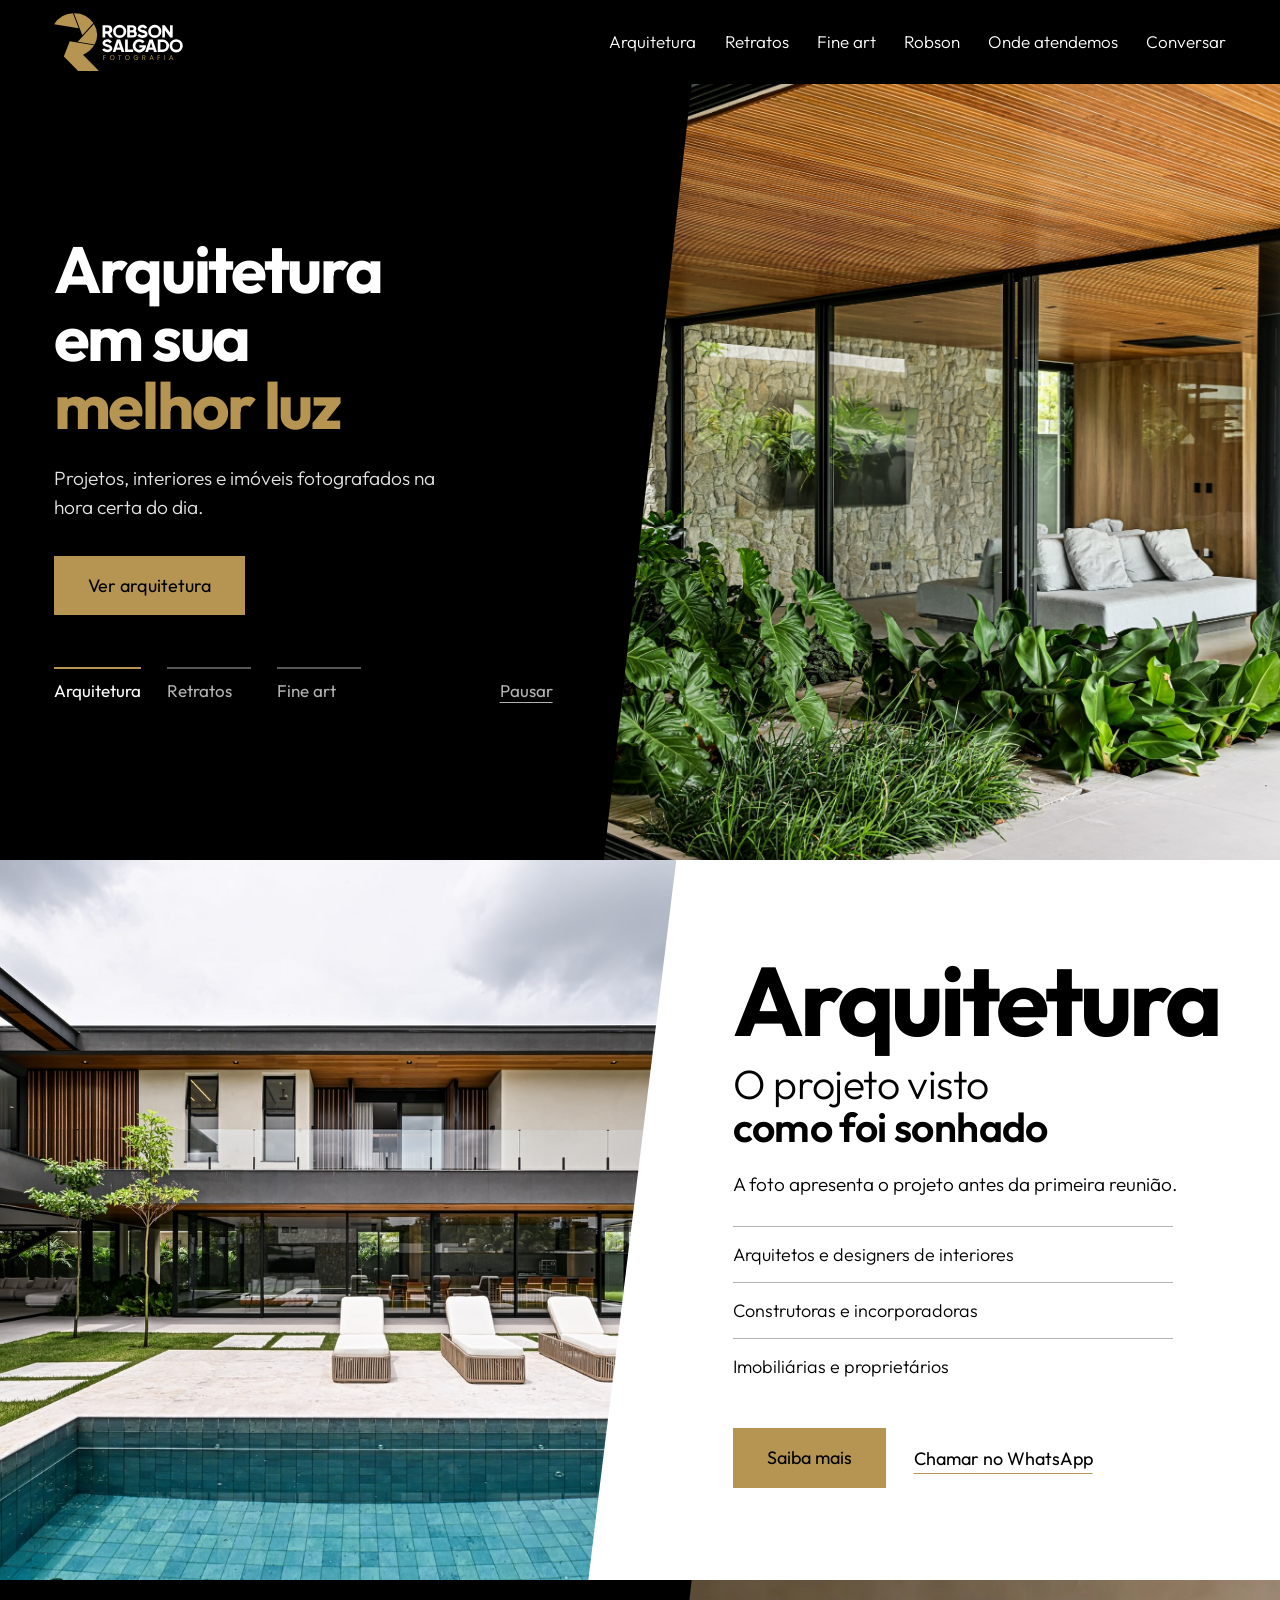
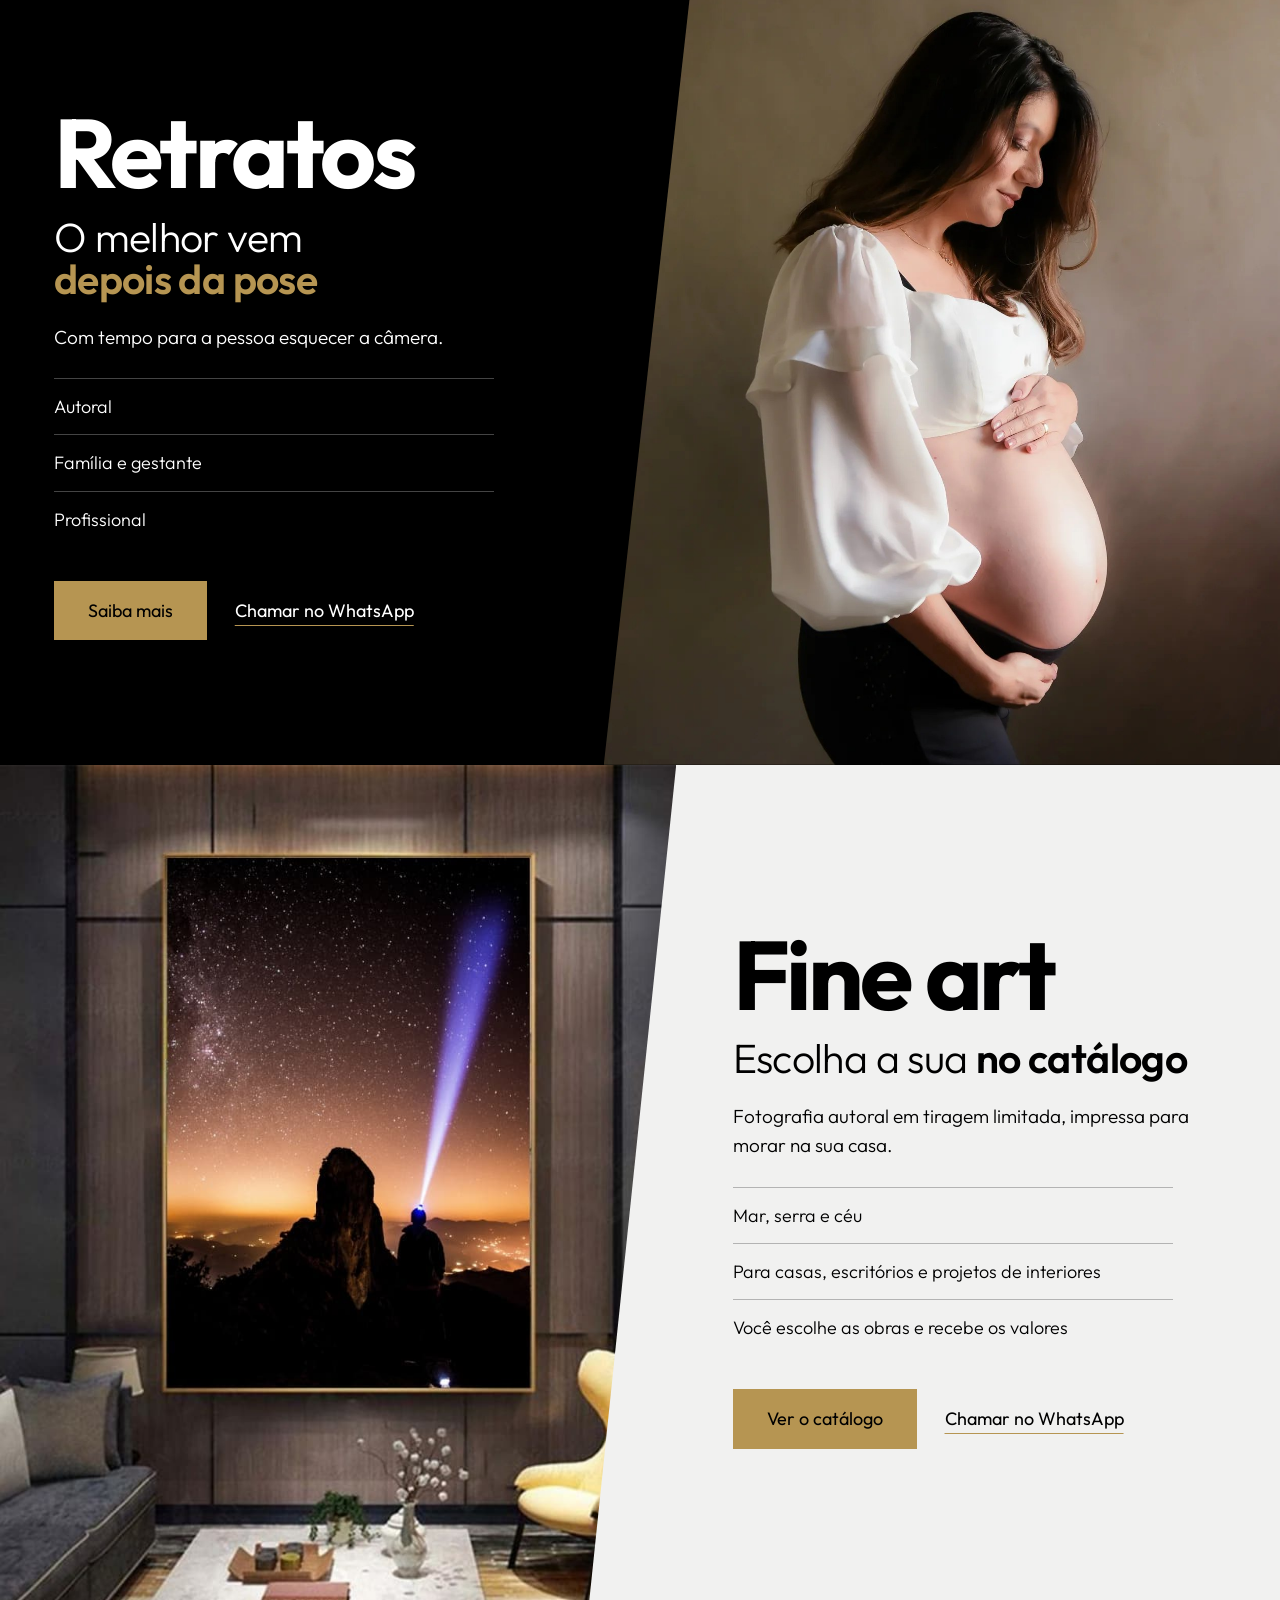
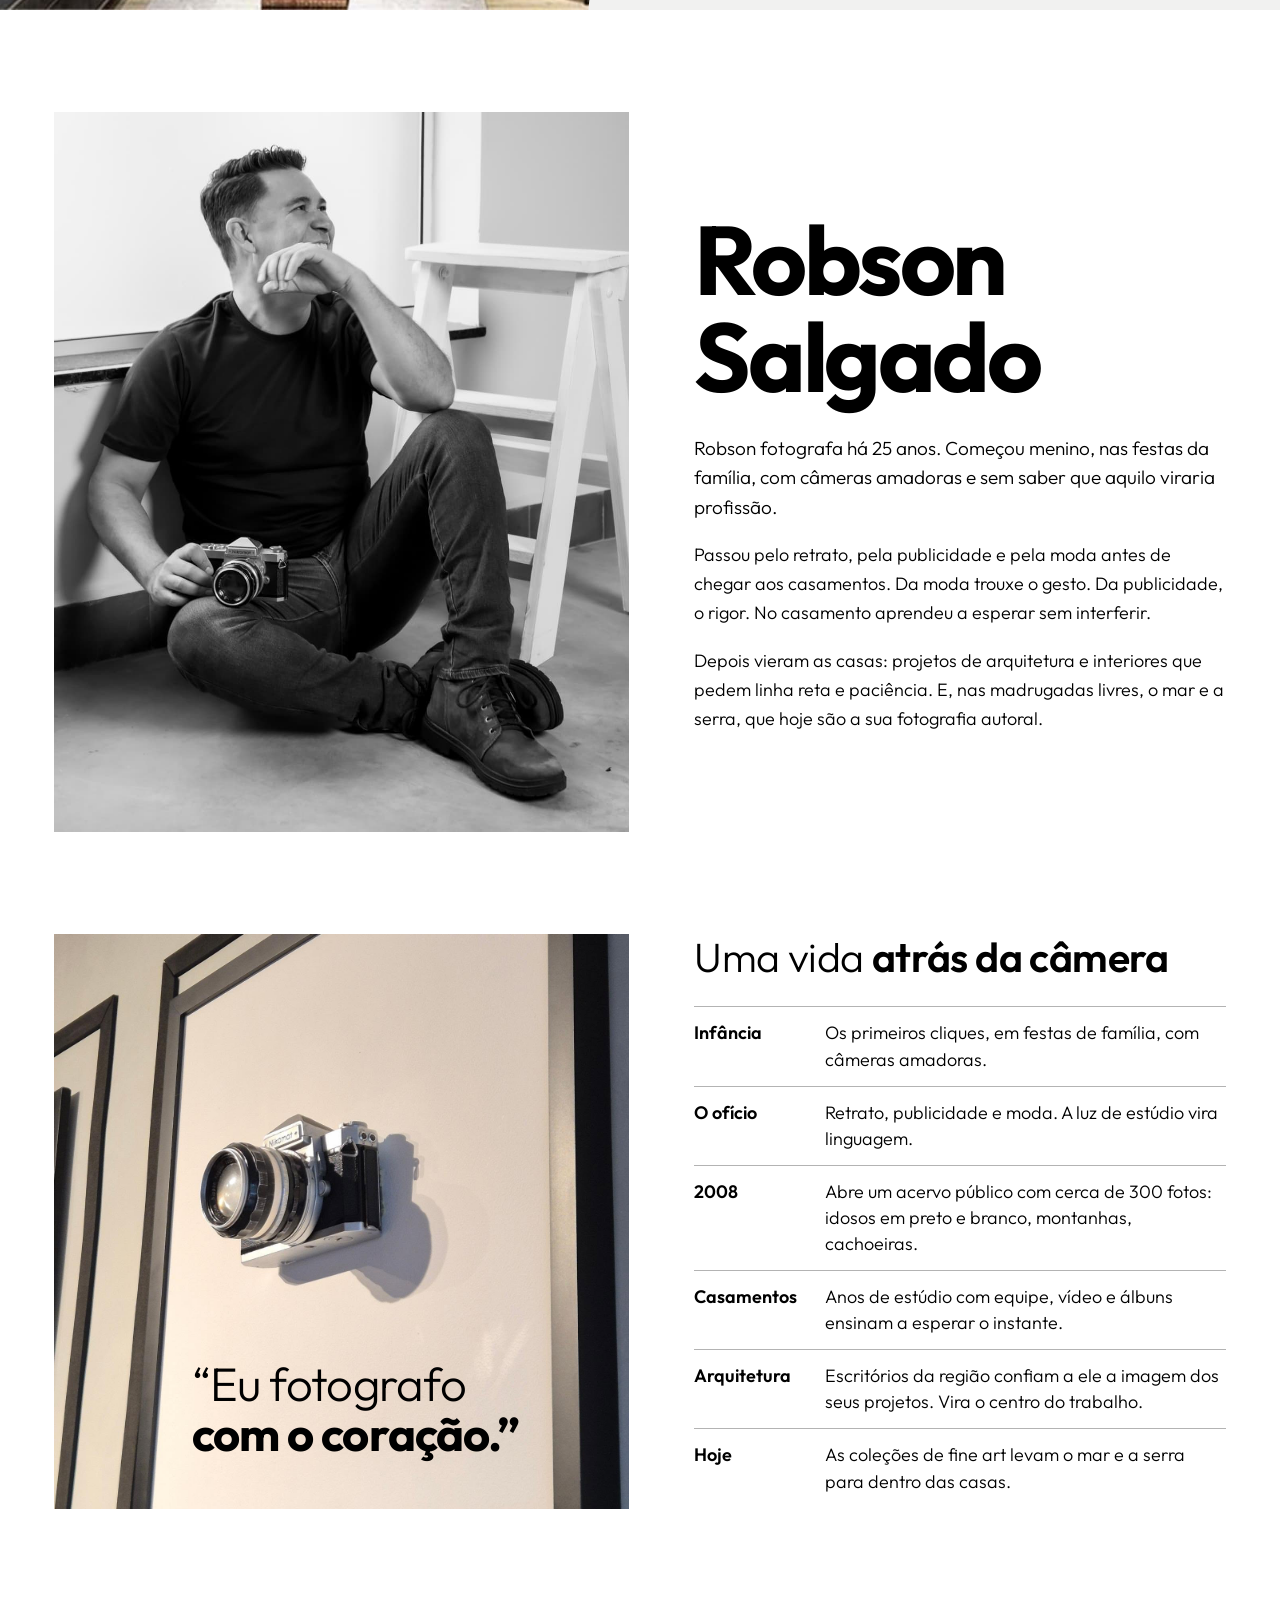
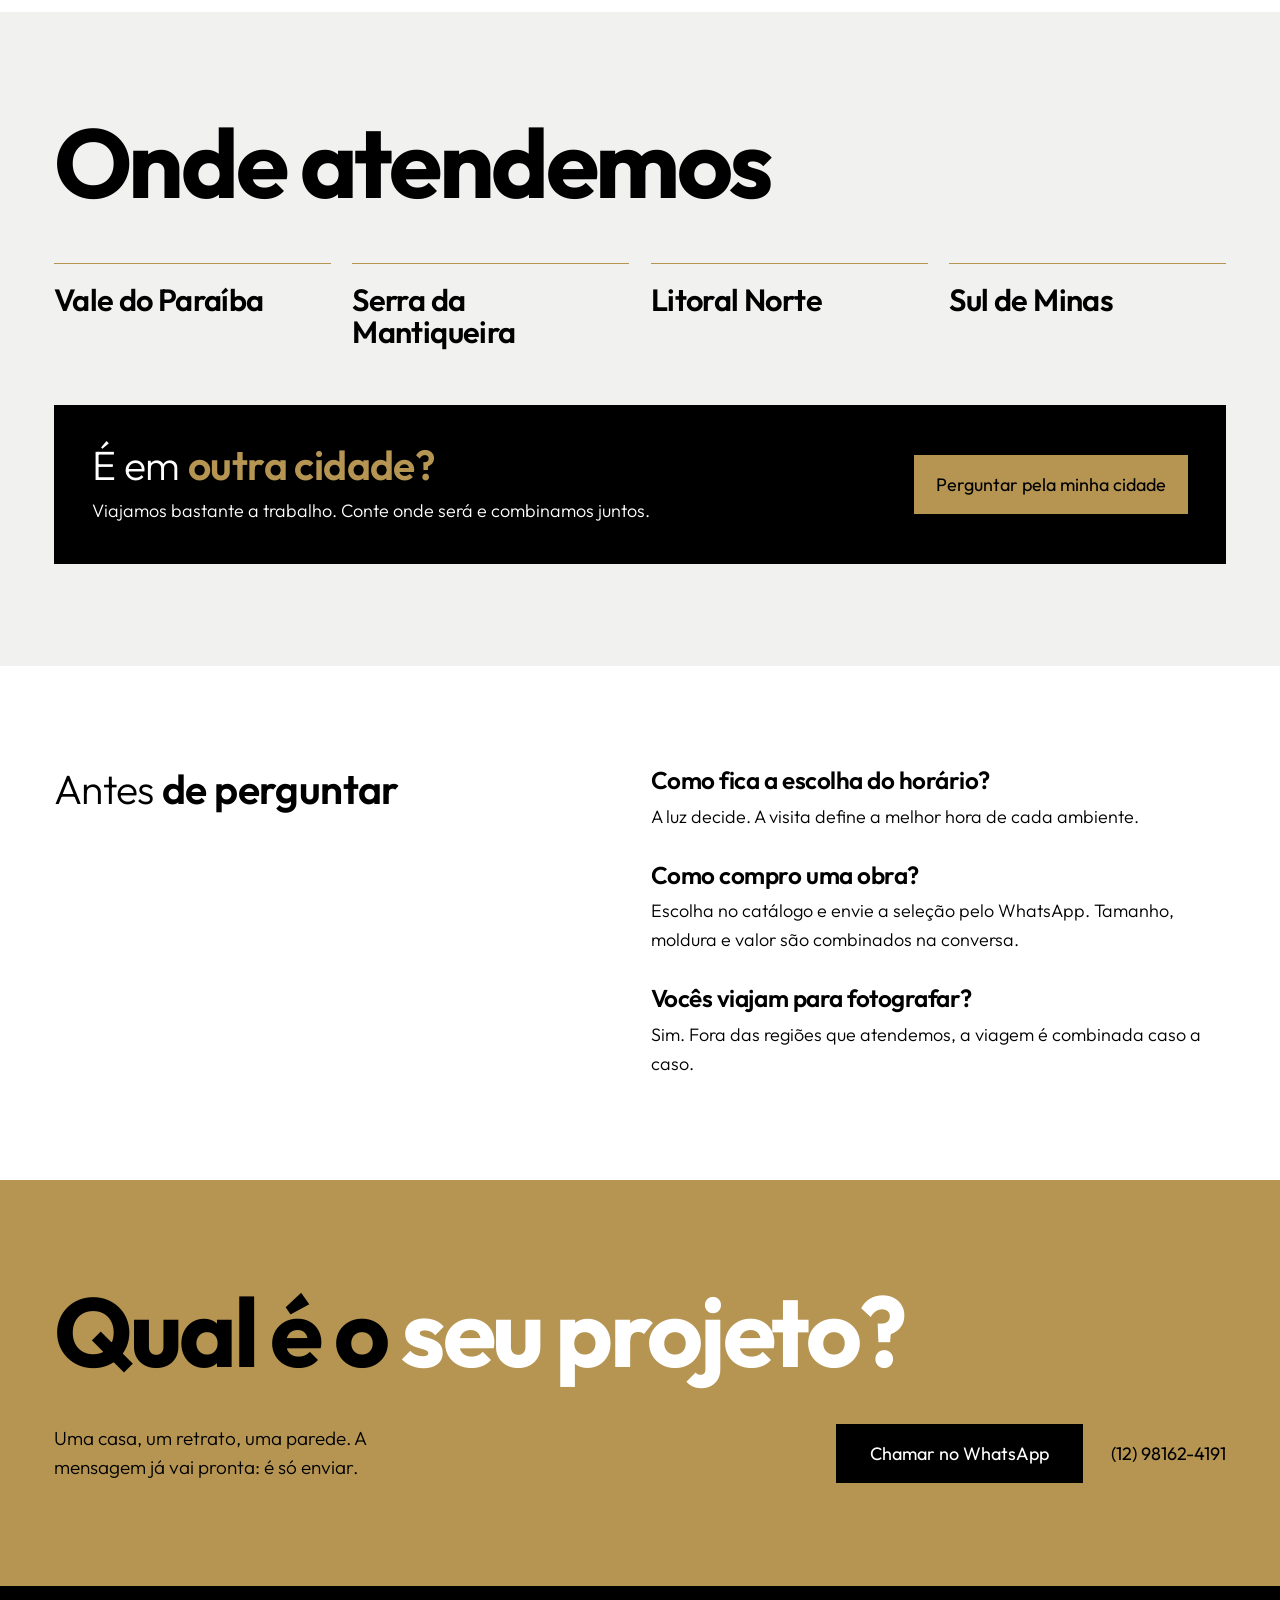
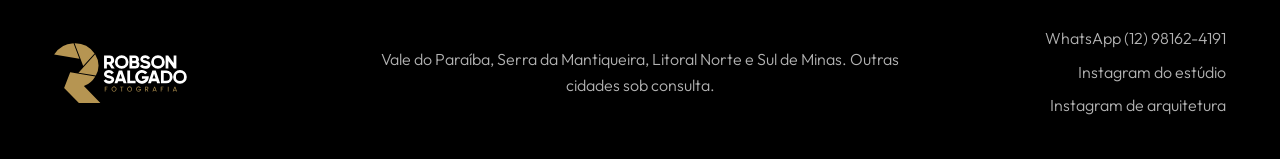
<file: index.html>
<!doctype html><html lang="pt-BR"><head><meta charset="utf-8"><meta name="viewport" content="width=device-width,initial-scale=1"><meta name="robots" content="noindex,nofollow"><title>Robson Salgado Fotografia</title><meta name="description" content="Fotografia de arquitetura, retratos e obras fine art."><meta property="og:title" content="Robson Salgado Fotografia"><meta property="og:description" content="Fotografia de arquitetura, retratos e obras fine art."><meta property="og:type" content="website"><meta property="og:image" content="https://preterconsultoria-svg.github.io/robson-salgado/assets/link-v4.jpg"><meta property="og:image:width" content="1200"><meta property="og:image:height" content="630"><meta name="twitter:card" content="summary_large_image"><meta name="theme-color" content="#000000"><link rel="icon" href="assets/favicon.svg"><link rel="preconnect" href="https://fonts.googleapis.com"><link rel="preconnect" href="https://fonts.gstatic.com" crossorigin><link href="https://fonts.googleapis.com/css2?family=Outfit:wght@300;400;600;700&display=swap" rel="stylesheet"><link rel="stylesheet" href="assets/site.css?v=10"></head><body>
<div class="barra"><a href="#topo" aria-label="Robson Salgado Fotografia, início"><img src="assets/logo-negativo.svg" alt="Robson Salgado Fotografia"></a><nav><a href="arquitetura.html">Arquitetura</a><a href="retratos.html">Retratos</a><a href="fine-art.html">Fine art</a><a href="#robson">Robson</a><a href="#onde">Onde atendemos</a><a href="#conversar">Conversar</a></nav></div><main id="topo"><section class="capa" aria-label="Destaques"><div class="txt"><div class="pilha"><div class="s on"><h1 class="gr">Arquitetura em sua <b>melhor luz</b></h1><p class="sub">Projetos, interiores e imóveis fotografados na hora certa do dia.</p><a class="bt" href="arquitetura.html">Ver arquitetura</a></div><div class="s"><p class="gr">Retratos que vêm <b>depois da pose</b></p><p class="sub">Autorais, de família e profissionais, em estúdio ou locação.</p><a class="bt" href="retratos.html">Ver retratos</a></div><div class="s"><p class="gr">Fine art para <b>morar na parede</b></p><p class="sub">Fotografia autoral em tiragem limitada, do mar ao céu da serra.</p><a class="bt" href="fine-art.html">Ver o catálogo</a></div></div><div class="abas"><button aria-current="true">Arquitetura</button><button aria-current="false">Retratos</button><button aria-current="false">Fine art</button><button class="pausa">Pausar</button></div></div><div class="pilha fotos"><div class="s on"><img src="assets/fotos/a7.jpg" width="1440" height="1920" alt="Varanda de madeira cercada de plantas" style="object-position:50% 70%"></div><div class="s"><img src="assets/fotos/s0.jpg" width="1080" height="1350" alt="Retrato em preto e branco de mulher com a mão no rosto" style="object-position:50% 25%"></div><div class="s"><img src="assets/fotos/a34.jpg" width="1280" height="1920" alt="Sol nascendo sobre o mar" style="object-position:50% 45%"></div></div></section><section class="amo " id="arquitetura"><img src="assets/fotos/a6.jpg" width="1440" height="961" alt="Casa contemporânea com piscina" loading="lazy" style="object-position:45% 60%"><div class="txt"><h2 class="tit">Arquitetura</h2><p class="prom">O projeto visto <b>como foi sonhado</b></p><p class="lead">A foto apresenta o projeto antes da primeira reunião.</p><ul><li>Arquitetos e designers de interiores</li><li>Construtoras e incorporadoras</li><li>Imobiliárias e proprietários</li></ul><div class="acoes"><a class="bt" href="arquitetura.html">Saiba mais</a><a class="ir" href="https://wa.me/5512981624191?text=Ol%C3%A1%2C%20Robson%21%20Vim%20pelo%20seu%20site%20e%20quero%20um%20or%C3%A7amento%20de%20fotografia." target="_blank" rel="noopener">Chamar no WhatsApp</a></div></div></section><section class="amo inv escuro" id="retratos"><img src="assets/fotos/s62.jpg" width="1333" height="1547" alt="Retrato de gestante em luz suave" loading="lazy" style="object-position:45% 30%"><div class="txt"><h2 class="tit">Retratos</h2><p class="prom">O melhor vem <b>depois da pose</b></p><p class="lead">Com tempo para a pessoa esquecer a câmera.</p><ul><li>Autoral</li><li>Família e gestante</li><li>Profissional</li></ul><div class="acoes"><a class="bt" href="retratos.html">Saiba mais</a><a class="ir" href="https://wa.me/5512981624191?text=Ol%C3%A1%2C%20Robson%21%20Vim%20pelo%20seu%20site%20e%20quero%20um%20or%C3%A7amento%20de%20fotografia." target="_blank" rel="noopener">Chamar no WhatsApp</a></div></div></section><section class="amo cinza quadrinho" id="fine-art"><img src="assets/fotos/a56.jpg" width="864" height="1080" alt="Obra fotográfica emoldurada em uma sala" loading="lazy" style="object-position:50% 35%"><div class="txt"><h2 class="tit">Fine art</h2><p class="prom">Escolha a sua <b>no catálogo</b></p><p class="lead">Fotografia autoral em tiragem limitada, impressa para morar na sua casa.</p><ul><li>Mar, serra e céu</li><li>Para casas, escritórios e projetos de interiores</li><li>Você escolhe as obras e recebe os valores</li></ul><div class="acoes"><a class="bt" href="fine-art.html">Ver o catálogo</a><a class="ir" href="https://wa.me/5512981624191?text=Ol%C3%A1%2C%20Robson%21%20Vim%20pelo%20seu%20site%20e%20quero%20um%20or%C3%A7amento%20de%20fotografia." target="_blank" rel="noopener">Chamar no WhatsApp</a></div></div></section><section class="rob" id="robson"><div class="g"><figure><img src="assets/fotos/robson.jpg" alt="Robson Salgado sentado no chão, sorrindo, com uma câmera antiga na mão" loading="lazy"></figure><div class="quem"><h2 class="tit"><span>Robson</span><span>Salgado</span></h2>
<p class="lead">Robson fotografa há 25 anos. Começou menino, nas festas da família, com câmeras amadoras e sem saber que aquilo viraria profissão.</p>
<p>Passou pelo retrato, pela publicidade e pela moda antes de chegar aos casamentos. Da moda trouxe o gesto. Da publicidade, o rigor. No casamento aprendeu a esperar sem interferir.</p>
<p>Depois vieram as casas: projetos de arquitetura e interiores que pedem linha reta e paciência. E, nas madrugadas livres, o mar e a serra, que hoje são a sua fotografia autoral.</p></div></div></section><section class="car"><div class="g"><figure class="cam"><img src="assets/fotos/a3.jpg" alt="Câmera Nikomat presa à parede, com sua sombra" loading="lazy"><blockquote class="d">“Eu fotografo <em>com o coração.”</em></blockquote></figure><div class="lin"><h2 class="prom">Uma vida <em>atrás da câmera</em></h2><dl>
<dt>Infância</dt><dd>Os primeiros cliques, em festas de família, com câmeras amadoras.</dd>
<dt>O ofício</dt><dd>Retrato, publicidade e moda. A luz de estúdio vira linguagem.</dd>
<dt>2008</dt><dd>Abre um acervo público com cerca de 300 fotos: idosos em preto e branco, montanhas, cachoeiras.</dd>
<dt>Casamentos</dt><dd>Anos de estúdio com equipe, vídeo e álbuns ensinam a esperar o instante.</dd>
<dt>Arquitetura</dt><dd>Escritórios da região confiam a ele a imagem dos seus projetos. Vira o centro do trabalho.</dd>
<dt>Hoje</dt><dd>As coleções de fine art levam o mar e a serra para dentro das casas.</dd></dl></div></div></section><section class="onde cinza" id="onde"><div class="cab g"><h2 class="tit">Onde atendemos</h2></div><ul class="reg"><li class="d">Vale do Paraíba</li><li class="d">Serra da Mantiqueira</li><li class="d">Litoral Norte</li><li class="d">Sul de Minas</li></ul>
<div class="outra"><div><p class="prom">É em <em>outra cidade?</em></p><p>Viajamos bastante a trabalho. Conte onde será e combinamos juntos.</p></div><a class="bt" href="https://wa.me/5512981624191?text=Ol%C3%A1%2C%20Robson%21%20Vim%20pelo%20seu%20site%20e%20quero%20um%20or%C3%A7amento%20de%20fotografia." target="_blank" rel="noopener">Perguntar pela minha cidade</a></div></section><section class="per" style="padding-top:var(--v)"><div class="g"><h2 class="prom">Antes <b>de perguntar</b></h2><dl><dt class="d">Como fica a escolha do horário?</dt><dd>A luz decide. A visita define a melhor hora de cada ambiente.</dd><dt class="d">Como compro uma obra?</dt><dd>Escolha no catálogo e envie a seleção pelo WhatsApp. Tamanho, moldura e valor são combinados na conversa.</dd><dt class="d">Vocês viajam para fotografar?</dt><dd>Sim. Fora das regiões que atendemos, a viagem é combinada caso a caso.</dd></dl></div></section><section class="fim" id="conversar"><div class="g"><h2 class="tit">Qual é o <em>seu projeto?</em></h2><p class="lead">Uma casa, um retrato, uma parede. A mensagem já vai pronta: é só enviar.</p><div class="pq"><a class="bt" href="https://wa.me/5512981624191?text=Ol%C3%A1%2C%20Robson%21%20Vim%20pelo%20seu%20site%20e%20quero%20um%20or%C3%A7amento%20de%20fotografia." target="_blank" rel="noopener">Chamar no WhatsApp</a><span>(12) 98162-4191</span></div></div></section></main><footer><img src="assets/logo-negativo.svg" alt="Robson Salgado Fotografia"><p>Vale do Paraíba, Serra da Mantiqueira, Litoral Norte e Sul de Minas. Outras cidades sob consulta.</p><div><a data-wa href="https://wa.me/5512981624191" target="_blank" rel="noopener">WhatsApp (12) 98162-4191</a><a data-ig="instagramStudio" href="#">Instagram do estúdio</a><a data-ig="instagramArq" href="#">Instagram de arquitetura</a></div></footer><script src="config.js?v=10"></script><script src="assets/site.js?v=10"></script></body></html>
</file>
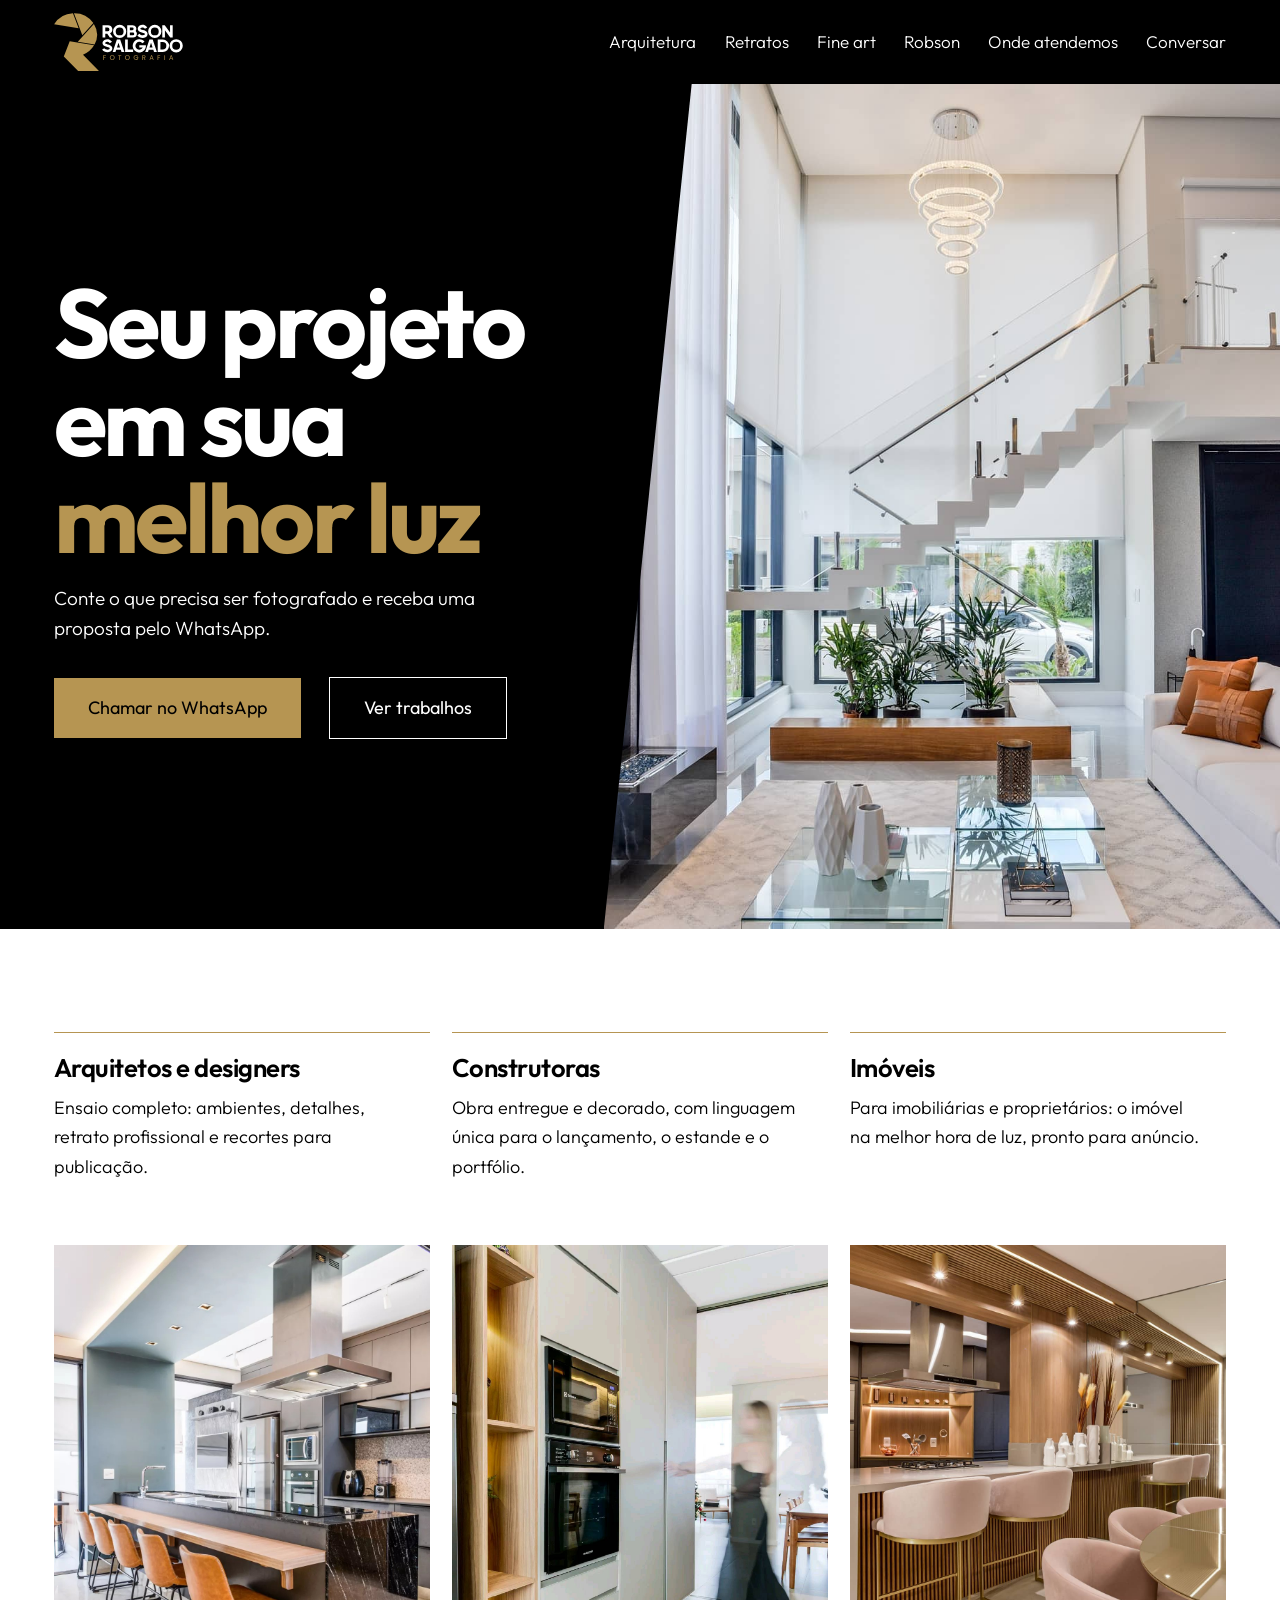
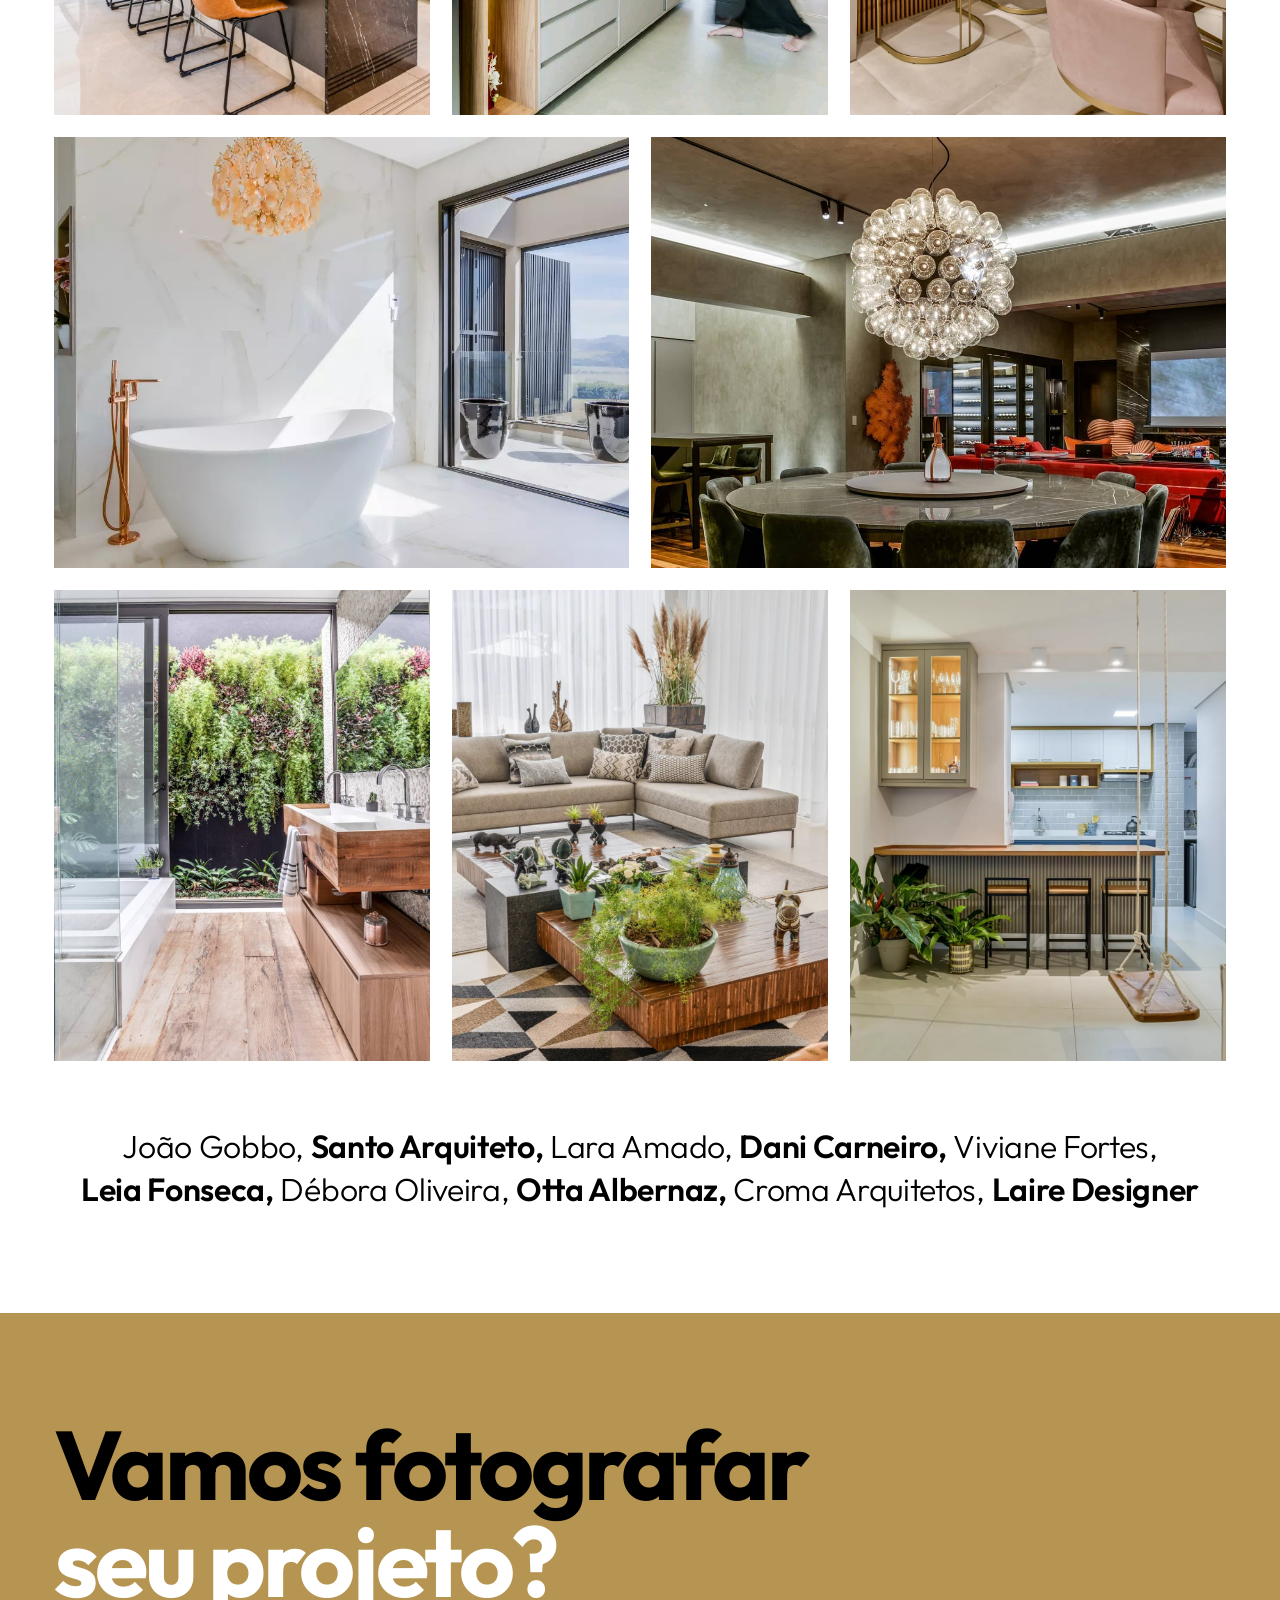
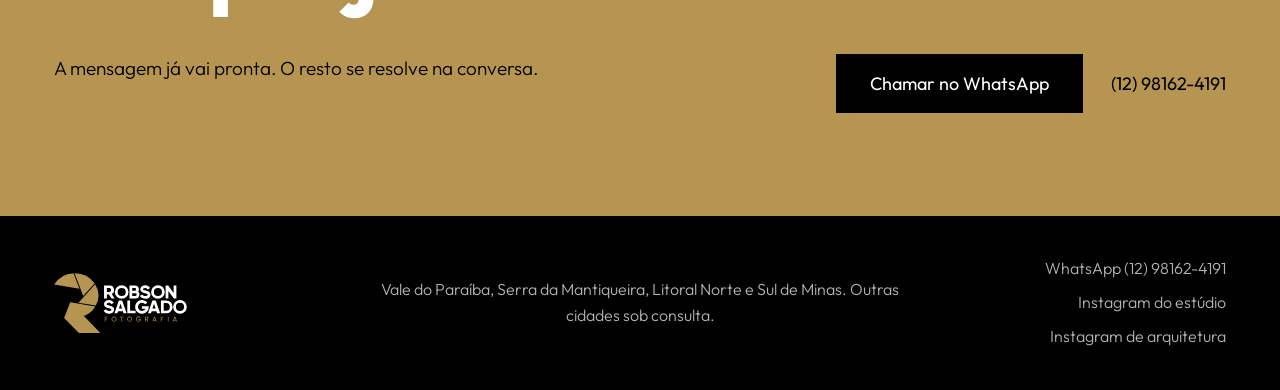
<file: arquitetura.html>
<!doctype html><html lang="pt-BR"><head><meta charset="utf-8"><meta name="viewport" content="width=device-width,initial-scale=1"><meta name="robots" content="noindex,nofollow"><title>Fotografia de arquitetura · Robson Salgado</title><meta name="description" content="Fotografia de projetos, interiores e imóveis."><meta property="og:title" content="Fotografia de arquitetura · Robson Salgado"><meta property="og:description" content="Fotografia de projetos, interiores e imóveis."><meta property="og:type" content="website"><meta property="og:image" content="https://preterconsultoria-svg.github.io/robson-salgado/assets/link-v4.jpg"><meta property="og:image:width" content="1200"><meta property="og:image:height" content="630"><meta name="twitter:card" content="summary_large_image"><meta name="theme-color" content="#000000"><link rel="icon" href="assets/favicon.svg"><link rel="preconnect" href="https://fonts.googleapis.com"><link rel="preconnect" href="https://fonts.gstatic.com" crossorigin><link href="https://fonts.googleapis.com/css2?family=Outfit:wght@300;400;600;700&display=swap" rel="stylesheet"><link rel="stylesheet" href="assets/site.css?v=10"></head><body>
<div class="barra"><a href="index.html" aria-label="Robson Salgado Fotografia, início"><img src="assets/logo-negativo.svg" alt="Robson Salgado Fotografia"></a><nav><a href="arquitetura.html">Arquitetura</a><a href="retratos.html">Retratos</a><a href="fine-art.html">Fine art</a><a href="index.html#robson">Robson</a><a href="index.html#onde">Onde atendemos</a><a href="#conversar">Conversar</a></nav></div><main id="topo"><section class="amo inv ab"><img src="assets/fotos/a83.jpg" width="1080" height="1350" alt="Sala de pé-direito duplo com escada" style="object-position:50% 55%"><div class="txt"><h1 class="tit">Seu projeto em sua <b>melhor luz</b></h1><p class="lead">Conte o que precisa ser fotografado e receba uma proposta pelo WhatsApp.</p><div class="acoes"><a class="bt" href="https://wa.me/5512981624191?text=Ol%C3%A1%2C%20Robson%21%20Vim%20pelo%20seu%20site%20e%20quero%20um%20or%C3%A7amento%20de%20fotografia." target="_blank" rel="noopener">Chamar no WhatsApp</a><a class="bt linha" href="#trabalhos">Ver trabalhos</a></div></div></section><section id="trabalhos"><div class="tres" style="margin:0 0 clamp(44px,5vw,72px)"><div><h3>Arquitetos e designers</h3><p>Ensaio completo: ambientes, detalhes, retrato profissional e recortes para publicação.</p></div><div><h3>Construtoras</h3><p>Obra entregue e decorado, com linguagem única para o lançamento, o estande e o portfólio.</p></div><div><h3>Imóveis</h3><p>Para imobiliárias e proprietários: o imóvel na melhor hora de luz, pronto para anúncio.</p></div></div><div class="f3 r impar"><figure><img src="assets/fotos/a46.jpg" width="1080" height="1350" alt="Cozinha integrada com banquetas" loading="lazy"></figure><figure><img src="assets/fotos/a33.jpg" width="1280" height="1920" alt="Pessoa em movimento atravessando a cozinha" loading="lazy"></figure><figure><img src="assets/fotos/a55.jpg" width="1080" height="1350" alt="Banquetas rosê com base dourada" loading="lazy"></figure></div><div class="f2 p"><figure><img src="assets/fotos/a53.jpg" width="1080" height="720" alt="Banheira branca com a luz da janela" loading="lazy"></figure><figure><img src="assets/fotos/a75.jpg" width="1080" height="1080" alt="Lustre de vidro sobre mesa redonda" loading="lazy" style="object-position:50% 45%"></figure></div><div class="f3 r impar"><figure><img src="assets/fotos/a78.jpg" width="1080" height="1350" alt="Banheiro de madeira com jardim vertical" loading="lazy"></figure><figure><img src="assets/fotos/a52.jpg" width="1080" height="1350" alt="Sala de estar com mesa de madeira" loading="lazy"></figure><figure><img src="assets/fotos/a54.jpg" width="1080" height="1350" alt="Varanda integrada com balanço de madeira" loading="lazy"></figure></div><p class="noms d"><span>João Gobbo,</span> <span>Santo Arquiteto,</span> <span>Lara Amado,</span> <span>Dani Carneiro,</span> <span>Viviane Fortes,</span> <span>Leia Fonseca,</span> <span>Débora Oliveira,</span> <span>Otta Albernaz,</span> <span>Croma Arquitetos,</span> <span>Laire Designer</span></p></section><section class="fim" id="conversar"><div class="g"><h2 class="tit">Vamos fotografar <em>seu projeto?</em></h2><p class="lead">A mensagem já vai pronta. O resto se resolve na conversa.</p><div class="pq"><a class="bt" href="https://wa.me/5512981624191?text=Ol%C3%A1%2C%20Robson%21%20Vim%20pelo%20seu%20site%20e%20quero%20um%20or%C3%A7amento%20de%20fotografia." target="_blank" rel="noopener">Chamar no WhatsApp</a><span>(12) 98162-4191</span></div></div></section></main><footer><img src="assets/logo-negativo.svg" alt="Robson Salgado Fotografia"><p>Vale do Paraíba, Serra da Mantiqueira, Litoral Norte e Sul de Minas. Outras cidades sob consulta.</p><div><a data-wa href="https://wa.me/5512981624191" target="_blank" rel="noopener">WhatsApp (12) 98162-4191</a><a data-ig="instagramStudio" href="#">Instagram do estúdio</a><a data-ig="instagramArq" href="#">Instagram de arquitetura</a></div></footer><script src="config.js?v=10"></script><script src="assets/site.js?v=10"></script></body></html>
</file>
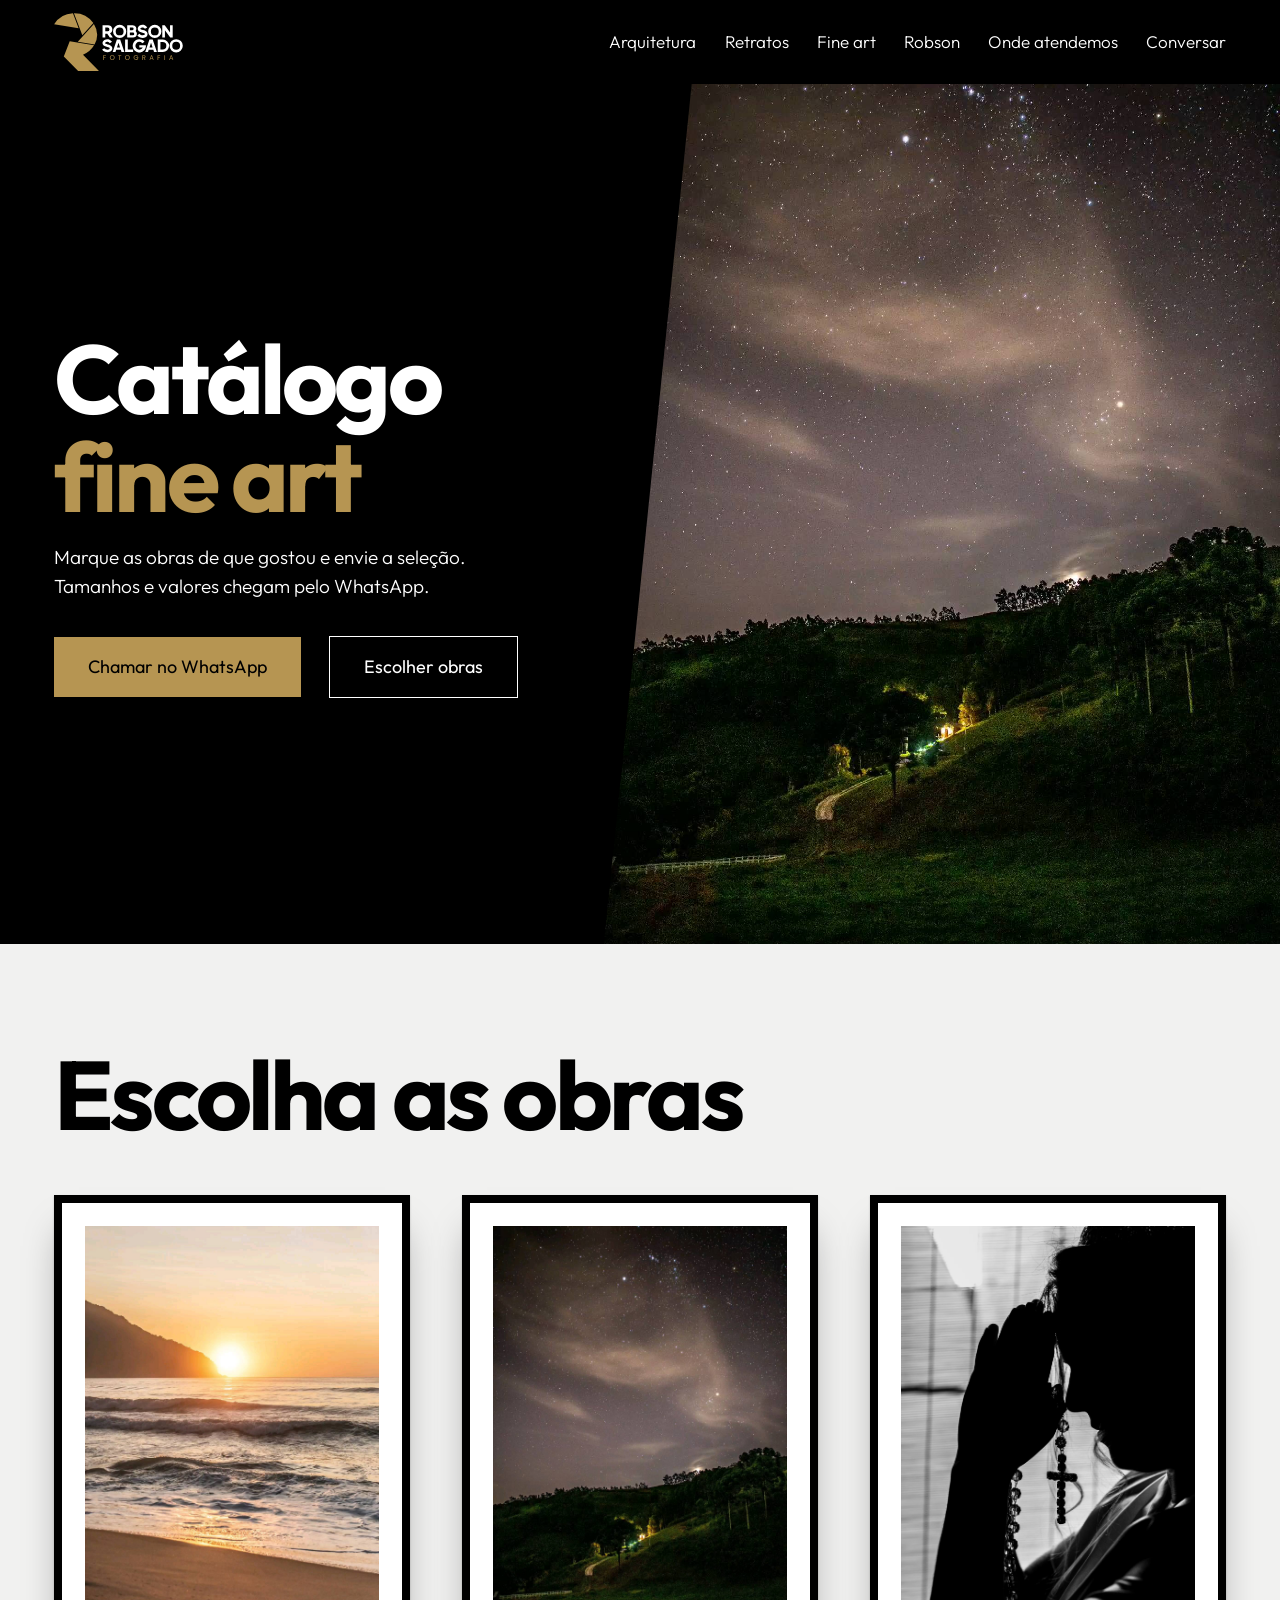
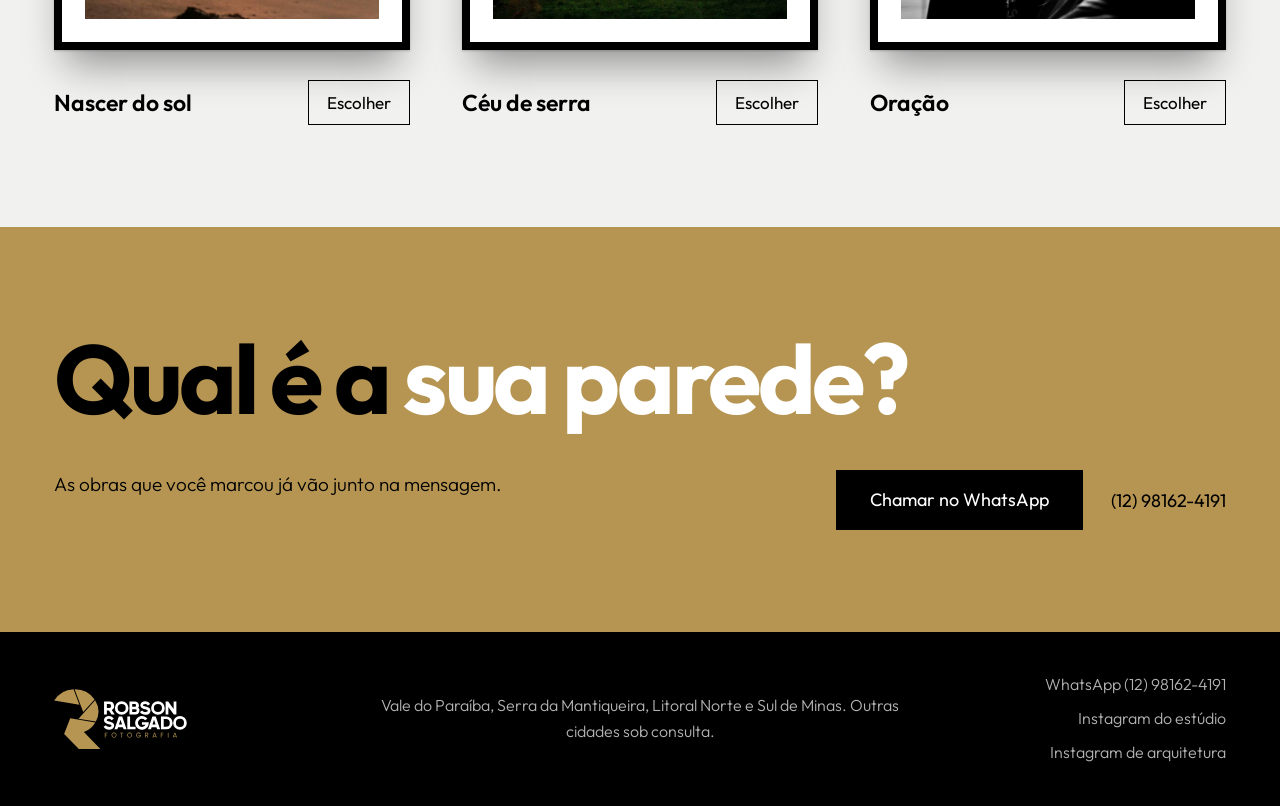
<file: fine-art.html>
<!doctype html><html lang="pt-BR"><head><meta charset="utf-8"><meta name="viewport" content="width=device-width,initial-scale=1"><meta name="robots" content="noindex,nofollow"><title>Catálogo fine art · Robson Salgado</title><meta name="description" content="Escolha as obras e consulte tamanhos e valores."><meta property="og:title" content="Catálogo fine art · Robson Salgado"><meta property="og:description" content="Escolha as obras e consulte tamanhos e valores."><meta property="og:type" content="website"><meta property="og:image" content="https://preterconsultoria-svg.github.io/robson-salgado/assets/link-v4.jpg"><meta property="og:image:width" content="1200"><meta property="og:image:height" content="630"><meta name="twitter:card" content="summary_large_image"><meta name="theme-color" content="#000000"><link rel="icon" href="assets/favicon.svg"><link rel="preconnect" href="https://fonts.googleapis.com"><link rel="preconnect" href="https://fonts.gstatic.com" crossorigin><link href="https://fonts.googleapis.com/css2?family=Outfit:wght@300;400;600;700&display=swap" rel="stylesheet"><link rel="stylesheet" href="assets/site.css?v=10"></head><body>
<div class="barra"><a href="index.html" aria-label="Robson Salgado Fotografia, início"><img src="assets/logo-negativo.svg" alt="Robson Salgado Fotografia"></a><nav><a href="arquitetura.html">Arquitetura</a><a href="retratos.html">Retratos</a><a href="fine-art.html">Fine art</a><a href="index.html#robson">Robson</a><a href="index.html#onde">Onde atendemos</a><a href="#conversar">Conversar</a></nav></div><main id="topo"><section class="amo inv ab"><img src="assets/fotos/a45.jpg" width="1280" height="1920" alt="Céu estrelado sobre a serra" style="object-position:50% 80%"><div class="txt"><h1 class="tit">Catálogo <b>fine art</b></h1><p class="lead">Marque as obras de que gostou e envie a seleção. Tamanhos e valores chegam pelo WhatsApp.</p><div class="acoes"><a class="bt" href="https://wa.me/5512981624191?text=Ol%C3%A1%2C%20Robson%21%20Vim%20pelo%20seu%20site%20e%20quero%20um%20or%C3%A7amento%20de%20fotografia." target="_blank" rel="noopener">Chamar no WhatsApp</a><a class="bt linha" href="#catalogo">Escolher obras</a></div></div></section><section class="cinza" id="catalogo"><div class="cab g"><h2 class="tit">Escolha as obras</h2></div><div class="cat"><label><input type="checkbox" value="Nascer do sol"><span class="quadro" style="display:block"><img src="assets/fotos/a34.jpg" width="1280" height="1920" alt="Sol nascendo sobre o mar, em moldura" loading="lazy"></span><span class="nm">Nascer do sol<span class="mk"></span></span></label><label><input type="checkbox" value="Céu de serra"><span class="quadro" style="display:block"><img src="assets/fotos/a45.jpg" width="1280" height="1920" alt="Céu estrelado sobre a serra, em moldura" loading="lazy"></span><span class="nm">Céu de serra<span class="mk"></span></span></label><label><input type="checkbox" value="Oração"><span class="quadro" style="display:block"><img src="assets/fotos/s44.jpg" width="1335" height="1669" alt="Silhueta com um terço contra a luz, em moldura" loading="lazy"></span><span class="nm">Oração<span class="mk"></span></span></label></div></section><div class="sel" role="status" hidden><p></p><a class="bt" target="_blank" rel="noopener" href="#">Enviar seleção pelo WhatsApp</a></div><section class="fim" id="conversar"><div class="g"><h2 class="tit">Qual é a <em>sua parede?</em></h2><p class="lead">As obras que você marcou já vão junto na mensagem.</p><div class="pq"><a class="bt" href="https://wa.me/5512981624191?text=Ol%C3%A1%2C%20Robson%21%20Vim%20pelo%20seu%20site%20e%20quero%20um%20or%C3%A7amento%20de%20fotografia." target="_blank" rel="noopener">Chamar no WhatsApp</a><span>(12) 98162-4191</span></div></div></section></main><footer><img src="assets/logo-negativo.svg" alt="Robson Salgado Fotografia"><p>Vale do Paraíba, Serra da Mantiqueira, Litoral Norte e Sul de Minas. Outras cidades sob consulta.</p><div><a data-wa href="https://wa.me/5512981624191" target="_blank" rel="noopener">WhatsApp (12) 98162-4191</a><a data-ig="instagramStudio" href="#">Instagram do estúdio</a><a data-ig="instagramArq" href="#">Instagram de arquitetura</a></div></footer><script src="config.js?v=10"></script><script src="assets/site.js?v=10"></script></body></html>
</file>
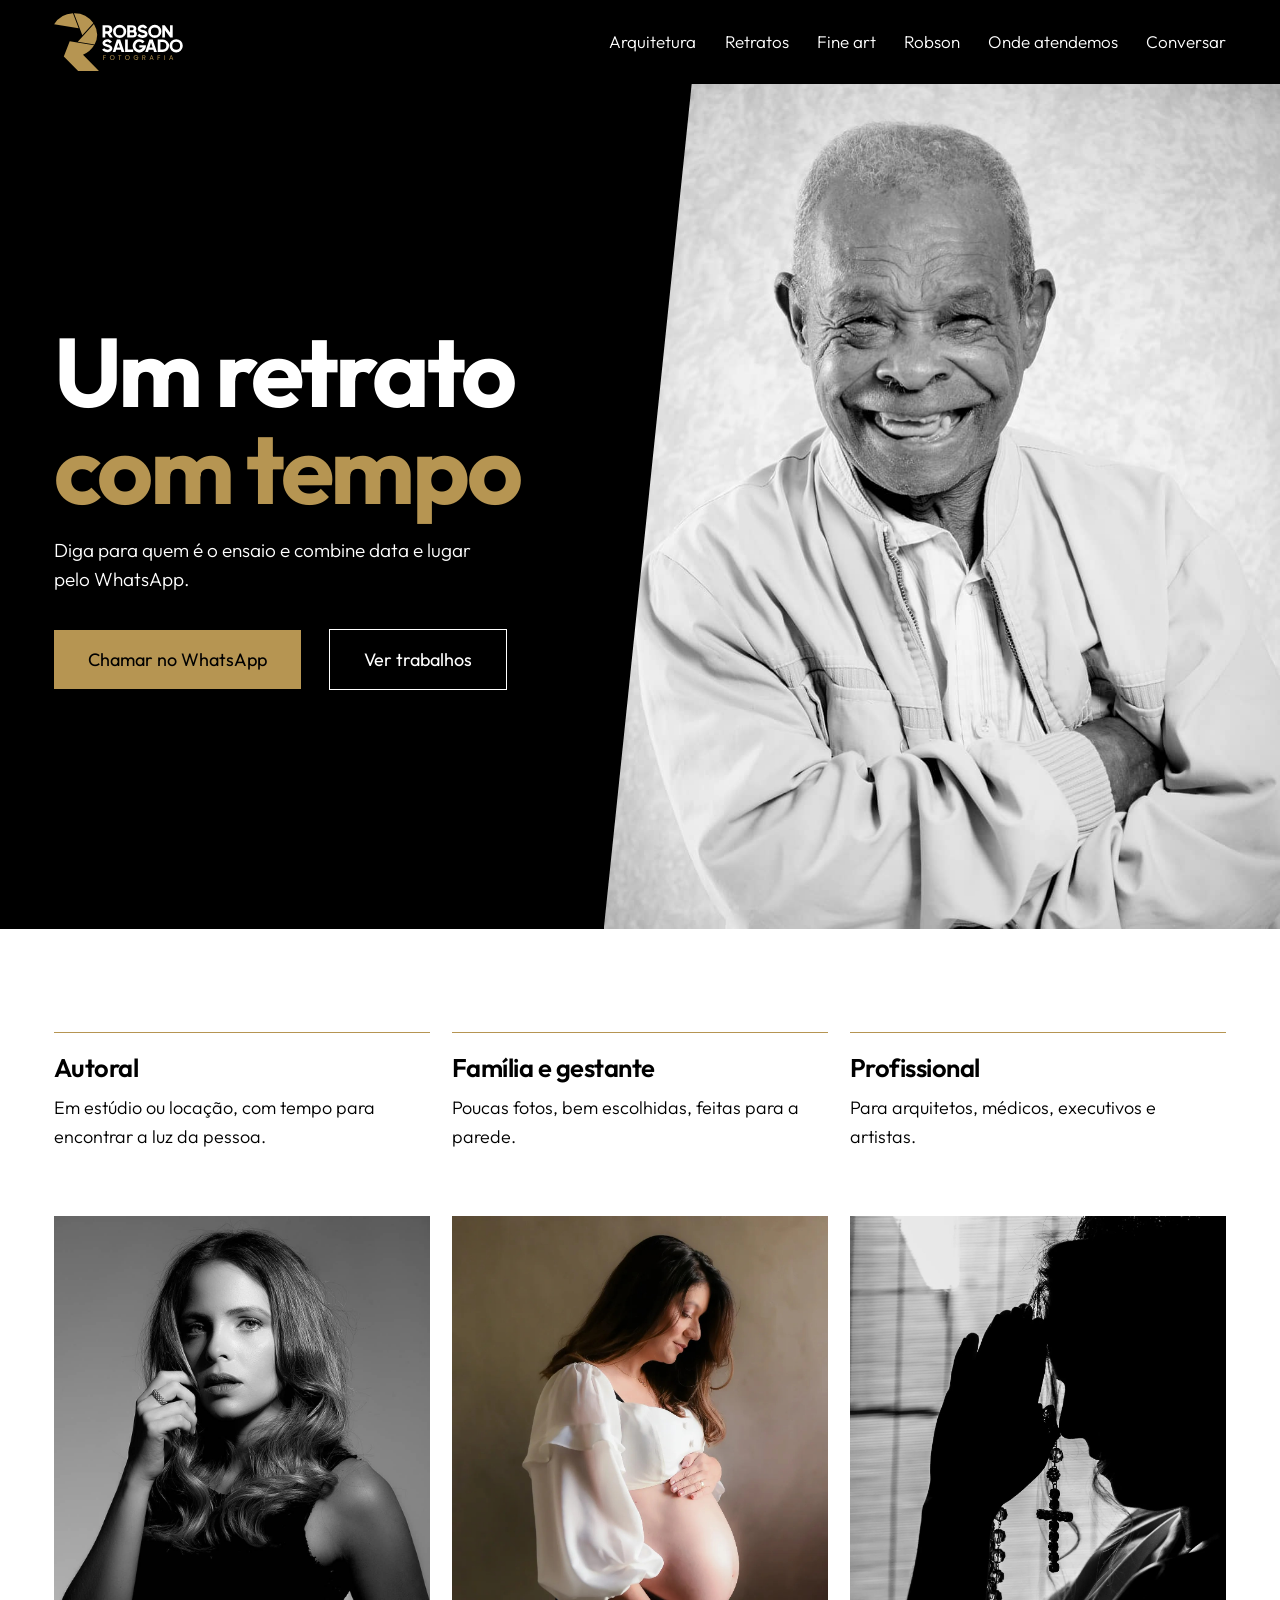
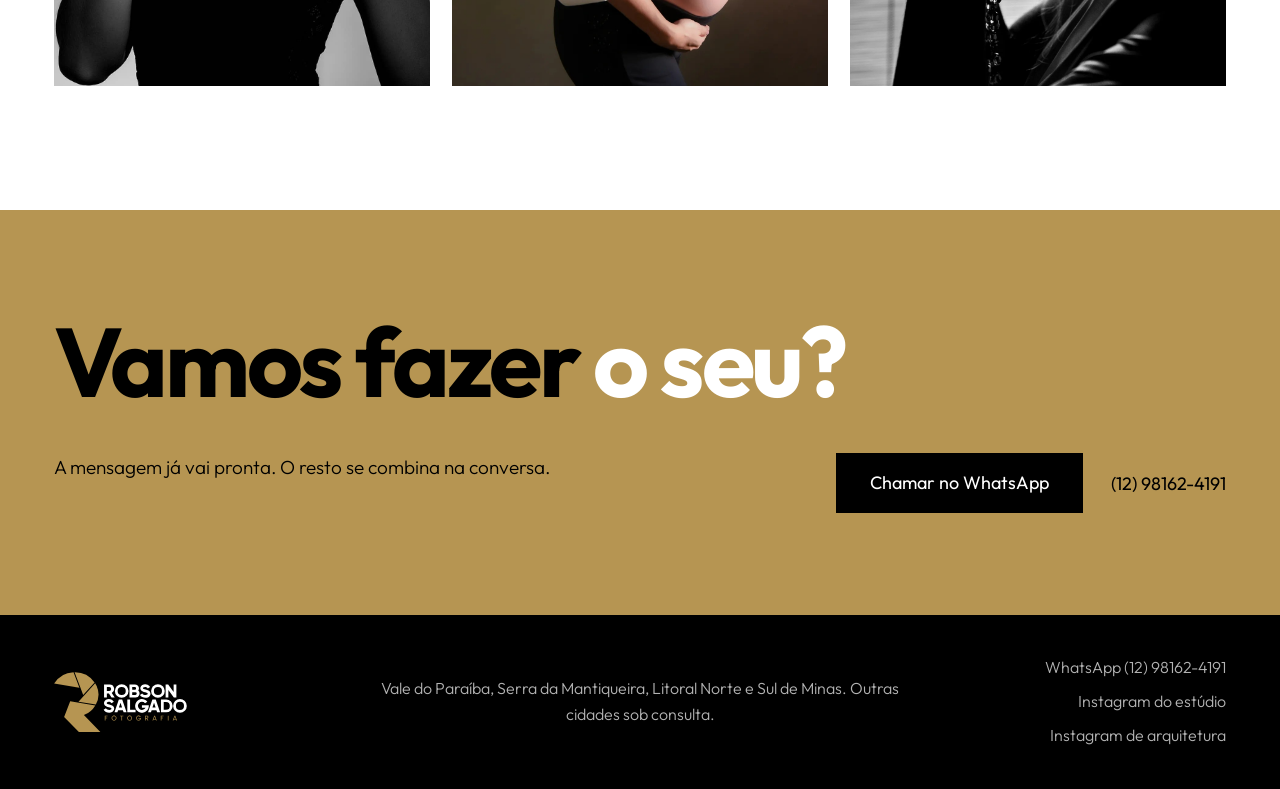
<file: retratos.html>
<!doctype html><html lang="pt-BR"><head><meta charset="utf-8"><meta name="viewport" content="width=device-width,initial-scale=1"><meta name="robots" content="noindex,nofollow"><title>Retratos · Robson Salgado</title><meta name="description" content="Retratos autorais, de família e profissionais."><meta property="og:title" content="Retratos · Robson Salgado"><meta property="og:description" content="Retratos autorais, de família e profissionais."><meta property="og:type" content="website"><meta property="og:image" content="https://preterconsultoria-svg.github.io/robson-salgado/assets/link-v4.jpg"><meta property="og:image:width" content="1200"><meta property="og:image:height" content="630"><meta name="twitter:card" content="summary_large_image"><meta name="theme-color" content="#000000"><link rel="icon" href="assets/favicon.svg"><link rel="preconnect" href="https://fonts.googleapis.com"><link rel="preconnect" href="https://fonts.gstatic.com" crossorigin><link href="https://fonts.googleapis.com/css2?family=Outfit:wght@300;400;600;700&display=swap" rel="stylesheet"><link rel="stylesheet" href="assets/site.css?v=10"></head><body>
<div class="barra"><a href="index.html" aria-label="Robson Salgado Fotografia, início"><img src="assets/logo-negativo.svg" alt="Robson Salgado Fotografia"></a><nav><a href="arquitetura.html">Arquitetura</a><a href="retratos.html">Retratos</a><a href="fine-art.html">Fine art</a><a href="index.html#robson">Robson</a><a href="index.html#onde">Onde atendemos</a><a href="#conversar">Conversar</a></nav></div><main id="topo"><section class="amo inv ab"><img src="assets/fotos/s109.jpg" width="1080" height="1350" alt="Homem idoso sorrindo, em preto e branco" style="object-position:50% 25%"><div class="txt"><h1 class="tit">Um retrato <b>com tempo</b></h1><p class="lead">Diga para quem é o ensaio e combine data e lugar pelo WhatsApp.</p><div class="acoes"><a class="bt" href="https://wa.me/5512981624191?text=Ol%C3%A1%2C%20Robson%21%20Vim%20pelo%20seu%20site%20e%20quero%20um%20or%C3%A7amento%20de%20fotografia." target="_blank" rel="noopener">Chamar no WhatsApp</a><a class="bt linha" href="#trabalhos">Ver trabalhos</a></div></div></section><section id="trabalhos"><div class="tres" style="margin:0 0 clamp(44px,5vw,72px)"><div><h3>Autoral</h3><p>Em estúdio ou locação, com tempo para encontrar a luz da pessoa.</p></div><div><h3>Família e gestante</h3><p>Poucas fotos, bem escolhidas, feitas para a parede.</p></div><div><h3>Profissional</h3><p>Para arquitetos, médicos, executivos e artistas.</p></div></div><div class="f3 r impar"><figure><img src="assets/fotos/s0.jpg" width="1080" height="1350" alt="Retrato em preto e branco de mulher com a mão no rosto" loading="lazy"></figure><figure><img src="assets/fotos/s62.jpg" width="1333" height="1547" alt="Retrato de gestante em luz suave" loading="lazy"></figure><figure><img src="assets/fotos/s44.jpg" width="1335" height="1669" alt="Silhueta de pessoa em oração" loading="lazy"></figure></div></section><section class="fim" id="conversar"><div class="g"><h2 class="tit">Vamos fazer <em>o seu?</em></h2><p class="lead">A mensagem já vai pronta. O resto se combina na conversa.</p><div class="pq"><a class="bt" href="https://wa.me/5512981624191?text=Ol%C3%A1%2C%20Robson%21%20Vim%20pelo%20seu%20site%20e%20quero%20um%20or%C3%A7amento%20de%20fotografia." target="_blank" rel="noopener">Chamar no WhatsApp</a><span>(12) 98162-4191</span></div></div></section></main><footer><img src="assets/logo-negativo.svg" alt="Robson Salgado Fotografia"><p>Vale do Paraíba, Serra da Mantiqueira, Litoral Norte e Sul de Minas. Outras cidades sob consulta.</p><div><a data-wa href="https://wa.me/5512981624191" target="_blank" rel="noopener">WhatsApp (12) 98162-4191</a><a data-ig="instagramStudio" href="#">Instagram do estúdio</a><a data-ig="instagramArq" href="#">Instagram de arquitetura</a></div></footer><script src="config.js?v=10"></script><script src="assets/site.js?v=10"></script></body></html>
</file>
<file: assets/site.css>
/* Identidade oficial do Robson: #000000 #B3B3B3 #B69552 #FFFFFF; Outfit no lugar de Retroica e Made Tommy (licenciadas). */
:root{--preto:#000;--cinza:#B3B3B3;--ouro:#B69552;--m:max(clamp(20px,4.2vw,72px),calc((100vw - 1320px)/2));--g:clamp(14px,1.7vw,24px);--v:clamp(72px,8vw,124px);--t:Outfit,"Century Gothic",system-ui,sans-serif}
*{box-sizing:border-box}html{scroll-behavior:smooth;-webkit-text-size-adjust:100%}
body{margin:0;background:#fff;color:var(--preto);font:300 18px/1.62 var(--t);overflow-x:clip}
img{display:block;width:100%;height:auto;object-fit:cover}figure{margin:0}p{margin:0;max-width:52ch}p+p{margin-top:1em}a{color:inherit}
h1,h2,h3,.prom,.d{font-family:var(--t);font-weight:700;margin:0;line-height:1.04;letter-spacing:-.02em;text-wrap:balance}em{font-style:italic}
figcaption{font-size:16px;line-height:1.4;margin-top:10px;opacity:.8}
:focus-visible{outline:2px solid var(--ouro);outline-offset:4px}
section{padding:var(--v) var(--m)}section[id]{scroll-margin-top:84px}
.g{display:grid;grid-template-columns:repeat(12,minmax(0,1fr));column-gap:var(--g)}
.escuro{background:var(--preto);color:#fff}
.tit{font-size:clamp(56px,7.6vw,116px);line-height:1}.prom{font-size:clamp(32px,3.2vw,48px)}.prom em,.tres h3{color:var(--preto)}.escuro .prom em,.vinho .prom em,.escuro .tres h3,.vinho .tres h3{color:var(--ouro)}
.lead{font-size:clamp(19px,1.45vw,21px);line-height:1.55}
.ir{display:inline-block;margin-top:22px;font-weight:400;text-decoration:underline;text-decoration-thickness:1px;text-underline-offset:8px;text-decoration-color:var(--ouro)}.ir:hover{text-decoration-thickness:2px}
/* cabeçalho igual nas quatro vertentes */
.cab{align-items:end;row-gap:22px;margin-bottom:clamp(36px,4vw,60px)}.cab .tit{grid-column:1/13}.cab .prom{grid-column:1/7;align-self:start}.cab .lead{grid-column:7/13;align-self:start;padding-top:.25em;margin-top:0!important}
.f2,.f3{display:grid;gap:var(--g);margin-bottom:var(--g)}.f2{grid-template-columns:1fr 1fr}.f3{grid-template-columns:repeat(3,1fr)}.q img{aspect-ratio:1}.r img{aspect-ratio:4/5}.p img{aspect-ratio:4/3}.lg img{aspect-ratio:2.1;object-position:50% 60%}
.tres{display:grid;grid-template-columns:repeat(3,1fr);gap:var(--g);margin-top:clamp(44px,5vw,72px)}.tres>div{border-top:1px solid var(--ouro);padding:22px 24px 0 0;display:flex;flex-direction:column;align-items:flex-start}.tres h3{font-size:clamp(25px,2vw,30px);font-style:italic;font-weight:400;margin-bottom:12px}
.pedido{margin-top:44px}.bt{display:inline-block;font:400 18px/1.2 var(--t);background:var(--ouro);color:var(--preto);border:0;padding:19px 34px;cursor:pointer;text-decoration:none}.bt:hover{background:var(--ouro)}
/* topo */
.barra{position:sticky;top:0;z-index:9;background:var(--preto);color:#fff;display:flex;justify-content:space-between;align-items:center;gap:24px;padding:13px var(--m);font-size:17px}.barra img{height:58px;width:auto}.barra nav{display:flex;gap:clamp(16px,2.2vw,34px)}.barra a{text-decoration:none}.barra nav a:hover{color:var(--ouro)}
/* robson */
.rob .g{align-items:center}.rob figure{grid-column:1/7}.rob figure img{aspect-ratio:4/5}.quem{grid-column:7/13;padding-left:clamp(0px,3.4vw,56px)}.quem .tit{color:var(--preto);margin-bottom:28px}.quem .tit span{display:block}
.car{padding-top:0}.car .g{align-items:center}.cam{grid-column:1/7;position:relative;container-type:inline-size}.cam img{aspect-ratio:1}.cam blockquote{position:absolute;left:24%;bottom:9%;margin:0;font-size:8.2cqw;color:var(--preto)}.cam em{display:block}
.lin{grid-column:7/13;padding-left:clamp(0px,3.4vw,56px)}.lin dl{margin:28px 0 0;display:grid;grid-template-columns:auto 1fr}.lin dt,.lin dd{border-top:1px solid #B3B3B3;padding:13px 0;margin:0;line-height:1.45}.lin dt{font:italic 400 22px/1.2 var(--t);color:var(--preto);padding-right:28px}
.noms{font-size:clamp(25px,2.5vw,37px);line-height:1.35;max-width:none;text-align:center;margin-top:clamp(44px,5vw,72px)}.noms span{white-space:nowrap}.noms span:nth-child(even){font-style:italic;color:var(--preto)}
/* fine art */
.exp{display:flex;justify-content:center;align-items:center;gap:clamp(24px,5vw,80px)}.quadro{background:#F5F0E6;padding:clamp(14px,2vw,30px);border:clamp(5px,.5vw,8px) solid #B98A40;box-shadow:inset 0 0 14px #0003,0 2px 4px #0006,0 34px 50px -8px #1a0308cc}.quadro img{height:min(30vw,440px);width:auto}
/* onde */
.onde .cab{margin-bottom:0}.reg{list-style:none;margin:clamp(36px,4vw,56px) 0 0;padding:0;display:grid;grid-template-columns:repeat(4,1fr);gap:var(--g)}.reg li{border-top:1px solid var(--ouro);padding-top:20px;font-size:clamp(27px,2.4vw,36px)}
.outra{margin-top:clamp(40px,4.5vw,64px);display:flex;flex-wrap:wrap;gap:26px 60px;align-items:center;justify-content:space-between;background:var(--preto);color:#fff;padding:clamp(28px,3vw,44px)}.outra .prom em{color:var(--ouro)}.outra p+p{margin-top:10px}
.per{padding-top:0}.per .prom{grid-column:1/7}.per dl{grid-column:7/13;margin:0}.per dt{font-size:clamp(24px,1.9vw,29px);margin-bottom:8px}.per dd{margin:0 0 32px;max-width:50ch}.per dd:last-child{margin:0}
/* contato */
.fim{background:var(--ouro)}.fim .tit{grid-column:1/13;margin-bottom:clamp(30px,3.4vw,52px)}.fim .tit em{color:var(--preto)}.fim .pq{grid-column:1/5}.fim form{grid-column:7/13;display:grid;grid-template-columns:1fr 1fr;gap:28px var(--g)}
label{display:block;font-size:17px;font-weight:400}input,select,textarea{display:block;width:100%;background:none;border:0;border-bottom:1px solid var(--preto);border-radius:0;padding:10px 0;font:300 20px var(--t);color:var(--preto)}textarea{min-height:90px;resize:vertical}.w{grid-column:1/-1}.fim .bt{background:var(--preto);color:#fff}.fim .bt:hover{background:#333}.aviso{grid-column:1/-1;max-width:none;background:#fff;padding:18px 20px}
footer{background:var(--preto);color:#B3B3B3;display:grid;grid-template-columns:1fr 2fr 1fr;align-items:center;gap:26px;padding:40px var(--m);font-size:16px}footer img{height:60px;width:auto}footer p{max-width:none;text-align:center}footer div{display:grid;gap:8px;justify-items:end}footer a{text-decoration:none}footer a:hover{color:var(--ouro)}

.prom{font-weight:300;letter-spacing:-.015em}.prom b,.prom em{font-weight:600;font-style:normal;color:inherit}.escuro .prom b{color:var(--ouro)}.tit{letter-spacing:-.035em}.tres h3{font-style:normal!important;font-weight:600!important;color:inherit!important}.escuro .tres h3{color:var(--ouro)!important}
.lin dt{font:600 18px/1.45 var(--t)!important}.noms{font-weight:300;letter-spacing:-.01em}.noms span:nth-child(even){font-style:normal;font-weight:600;color:inherit}
.cam blockquote{font-weight:300}.cam em{font-style:normal;font-weight:700}.reg li{font-weight:600}.outra .prom em{color:var(--ouro)}.fim .tit em{font-style:normal;color:#fff}.fim .bt{color:#fff}.per dt{font-weight:600}
.cinza{background:#f1f1f0}
/* capa rotativa e mini-capas: o mesmo corte diagonal, tirado das lâminas do símbolo */
.capa,.amo{padding:0;display:grid;grid-template-columns:minmax(0,1fr) minmax(0,1.12fr)}
.capa{background:#000;color:#fff;min-height:min(776px,calc(100svh - 84px));position:relative}
.txt{align-self:center;padding:56px clamp(24px,4vw,64px) 56px var(--m)}
.pilha{display:grid}.pilha>*{grid-area:1/1}
.s{opacity:0;visibility:hidden;transition:opacity .45s,visibility .45s}.s.on{opacity:1;visibility:visible}
.capa .gr{font-size:clamp(42px,5.1vw,84px);letter-spacing:-.035em;line-height:1.04;font-weight:700;margin:0;max-width:none}.capa .gr b{display:block;font-weight:700;color:var(--ouro)}
.capa .s p.sub{font-size:clamp(19px,1.5vw,22px);line-height:1.5;margin:24px 0 34px;max-width:32ch;color:#e3e3e3}
.abas{display:flex;align-items:center;gap:26px;margin-top:52px}.abas button{background:none;border:0;border-top:2px solid #555;color:#B3B3B3;font:400 17px/1.2 var(--t);padding:12px 0 6px;min-width:84px;text-align:left;cursor:pointer}.abas button[aria-current=true]{border-color:var(--ouro);color:#fff}.abas .pausa{min-width:0;border-color:transparent;margin-left:auto;text-decoration:underline;text-underline-offset:5px}
.capa .fotos{min-height:100%;max-height:900px;clip-path:polygon(13% 0,100% 0,100% 100%,0 100%)}.fotos .s{position:relative}.fotos img{position:absolute;inset:0;width:100%;height:100%}
.amo{min-height:min(720px,92svh)}.amo>img{height:100%;max-height:860px;clip-path:polygon(0 0,100% 0,87% 100%,0 100%)}.amo .txt{padding:64px var(--m) 64px clamp(28px,4.4vw,70px)}
.amo.inv>img{order:2;clip-path:polygon(13% 0,100% 0,100% 100%,0 100%)}.amo.inv{grid-template-columns:minmax(0,1fr) minmax(0,1.12fr)}.amo:not(.inv){grid-template-columns:minmax(0,1.12fr) minmax(0,1fr)}.amo.inv .txt{padding:64px clamp(24px,4vw,64px) 64px var(--m)}
.amo .prom{margin:14px 0 22px}.amo ul{list-style:none;padding:0;margin:26px 0 34px}.amo li{border-top:1px solid #B3B3B3;padding:13px 0;max-width:440px}.escuro.amo li{border-color:#444}
.acoes{display:flex;flex-wrap:wrap;gap:16px 28px;align-items:center}.acoes .ir{margin:0}
.ab{background:#000;color:#fff}.ab .tit{margin-bottom:18px}.ab .tit b{color:var(--ouro)}.ab .lead{margin-bottom:34px;max-width:38ch}
.linha{border:1px solid #fff;background:none;color:#fff}.linha:hover{background:#fff;color:#000}
/* catálogo */
.cat{display:grid;grid-template-columns:repeat(3,1fr);gap:clamp(24px,4vw,56px)}.cat label{cursor:pointer;display:block}.cat .quadro{background:#fff;border:8px solid #000;padding:clamp(14px,1.8vw,26px);box-shadow:0 1px 2px #0003,0 26px 38px -12px #0006}.cat .quadro img{width:100%;height:auto;aspect-ratio:3/4}.cat .nm{display:flex;justify-content:space-between;align-items:center;gap:14px;margin-top:30px;font-size:23px;font-weight:600}.cat input{position:absolute;opacity:0;width:1px;height:1px}.cat .mk{font:400 17px var(--t);border:1px solid #000;padding:11px 18px;white-space:nowrap}.cat .mk:after{content:"Escolher"}.cat input:checked~.nm .mk{background:var(--ouro);border-color:var(--ouro)}.cat input:checked~.nm .mk:after{content:"Escolhida"}.cat input:checked~.quadro{border-color:var(--ouro)}.cat input:focus-visible~.nm .mk{outline:2px solid #000;outline-offset:4px}
.sel{position:sticky;bottom:0;z-index:8;background:#000;color:#fff;display:flex;flex-wrap:wrap;justify-content:space-between;align-items:center;gap:14px 30px;padding:16px var(--m)}.sel[hidden]{display:none}.sel p{font-weight:400}.amo>img{min-width:0}.fim .lead{grid-column:1/7;text-wrap:balance}.fim .pq{grid-column:7/13;display:flex;flex-wrap:wrap;align-items:center;gap:14px 28px;justify-self:end}.fim .pq span{font-weight:400;white-space:nowrap}.outra .bt{padding-inline:22px}
@media(max-width:820px){.capa,.amo,.amo.inv,.amo:not(.inv){grid-template-columns:minmax(0,1fr);min-height:0}.capa .fotos{order:-1;min-height:0;aspect-ratio:1/1.02;clip-path:polygon(0 0,100% 0,100% 100%,0 92%)}.txt,.amo .txt,.amo.inv .txt{padding:32px var(--m) 56px}.capa .gr{font-size:11.6vw}.abas{gap:14px;margin-top:40px;flex-wrap:wrap}.abas button{min-width:0;flex:1}.abas .pausa{flex-basis:100%}.amo>img,.amo.inv>img{order:-1;aspect-ratio:1/1.02;height:auto;clip-path:polygon(0 0,100% 0,100% 100%,0 92%)}.cat{grid-template-columns:1fr;gap:52px;max-width:360px;margin-inline:auto}.sel .bt{width:100%;text-align:center}}
@media(max-width:820px){.fim .lead,.fim .pq{grid-column:1/-1;justify-self:stretch}.fim .pq{margin-top:28px}.fim .pq .bt{width:100%;text-align:center}
/* primeira tela: foto ocupa a sobra, texto, botão e abas sempre visíveis */
.capa,.amo.ab{display:flex;flex-direction:column;min-height:0;height:calc(100vh - 76px);height:calc(100svh - 76px)}
.capa .fotos,.amo.ab>img{order:-1;flex:1 1 0;width:100%;min-height:150px;height:0;aspect-ratio:auto;max-height:none}
.capa .txt,.amo.ab .txt{flex:none;align-self:stretch;padding:18px var(--m) 20px}
.capa .gr,.amo.ab .tit{font-size:clamp(32px,min(10.6vw,6.6svh),52px);margin:0}
.capa .s p.sub,.amo.ab .lead{font-size:18px;line-height:1.4;margin:10px 0 18px;max-width:none}
.capa .bt,.amo.ab .bt{display:block;text-align:center;padding:16px 20px}.amo.ab .acoes{display:grid;gap:10px}
.abas{margin-top:18px;gap:12px;flex-wrap:nowrap}.abas button{font-size:16px}.abas .pausa{display:none}}
@media(max-width:820px) and (max-height:520px){.capa,.amo.ab{height:auto}.capa .fotos,.amo.ab>img{flex:none;height:150px}}
@media(prefers-reduced-motion:reduce){.s{transition:none}}
@media(max-width:820px){

.barra nav a:not(:last-child){display:none}.barra img{height:50px}
.vit h1{font-size:10.4vw}.jan{grid-template-columns:1fr 1fr;row-gap:26px}.cx{height:48vw}
.tit{font-size:15vw}.rob figure,.quem,.cam,.lin,.cab .prom,.cab .lead,.per .prom,.per dl,.fim .pq,.fim form{grid-column:1/-1;padding-left:0}.quem,.lin{margin-top:36px}.rob figure,.cam{margin-inline:calc(var(--m)*-1)}
.lin dl{grid-template-columns:1fr}.lin dt{padding-bottom:0}.lin dd{border:0;padding-top:5px}
.f3,.f2{grid-template-columns:1fr 1fr}.f2 img,.f3 img{aspect-ratio:4/5!important}.f3.impar figure:first-child{grid-column:1/-1}.lg{margin-inline:calc(var(--m)*-1)}.lg img{aspect-ratio:1.4}
.tres{grid-template-columns:1fr;gap:30px}.exp{flex-direction:column;gap:36px}.quadro img{height:auto;width:100%}.exp .quadro:first-child{width:78%}
.reg{grid-template-columns:1fr 1fr;row-gap:28px}.per dl{margin-top:34px}.fim form{grid-template-columns:1fr;margin-top:34px}footer{grid-template-columns:1fr}footer p{text-align:left}footer div{justify-items:start}}
@media(prefers-reduced-motion:reduce){html{scroll-behavior:auto}.cx:after{animation:none!important}}
</file>
